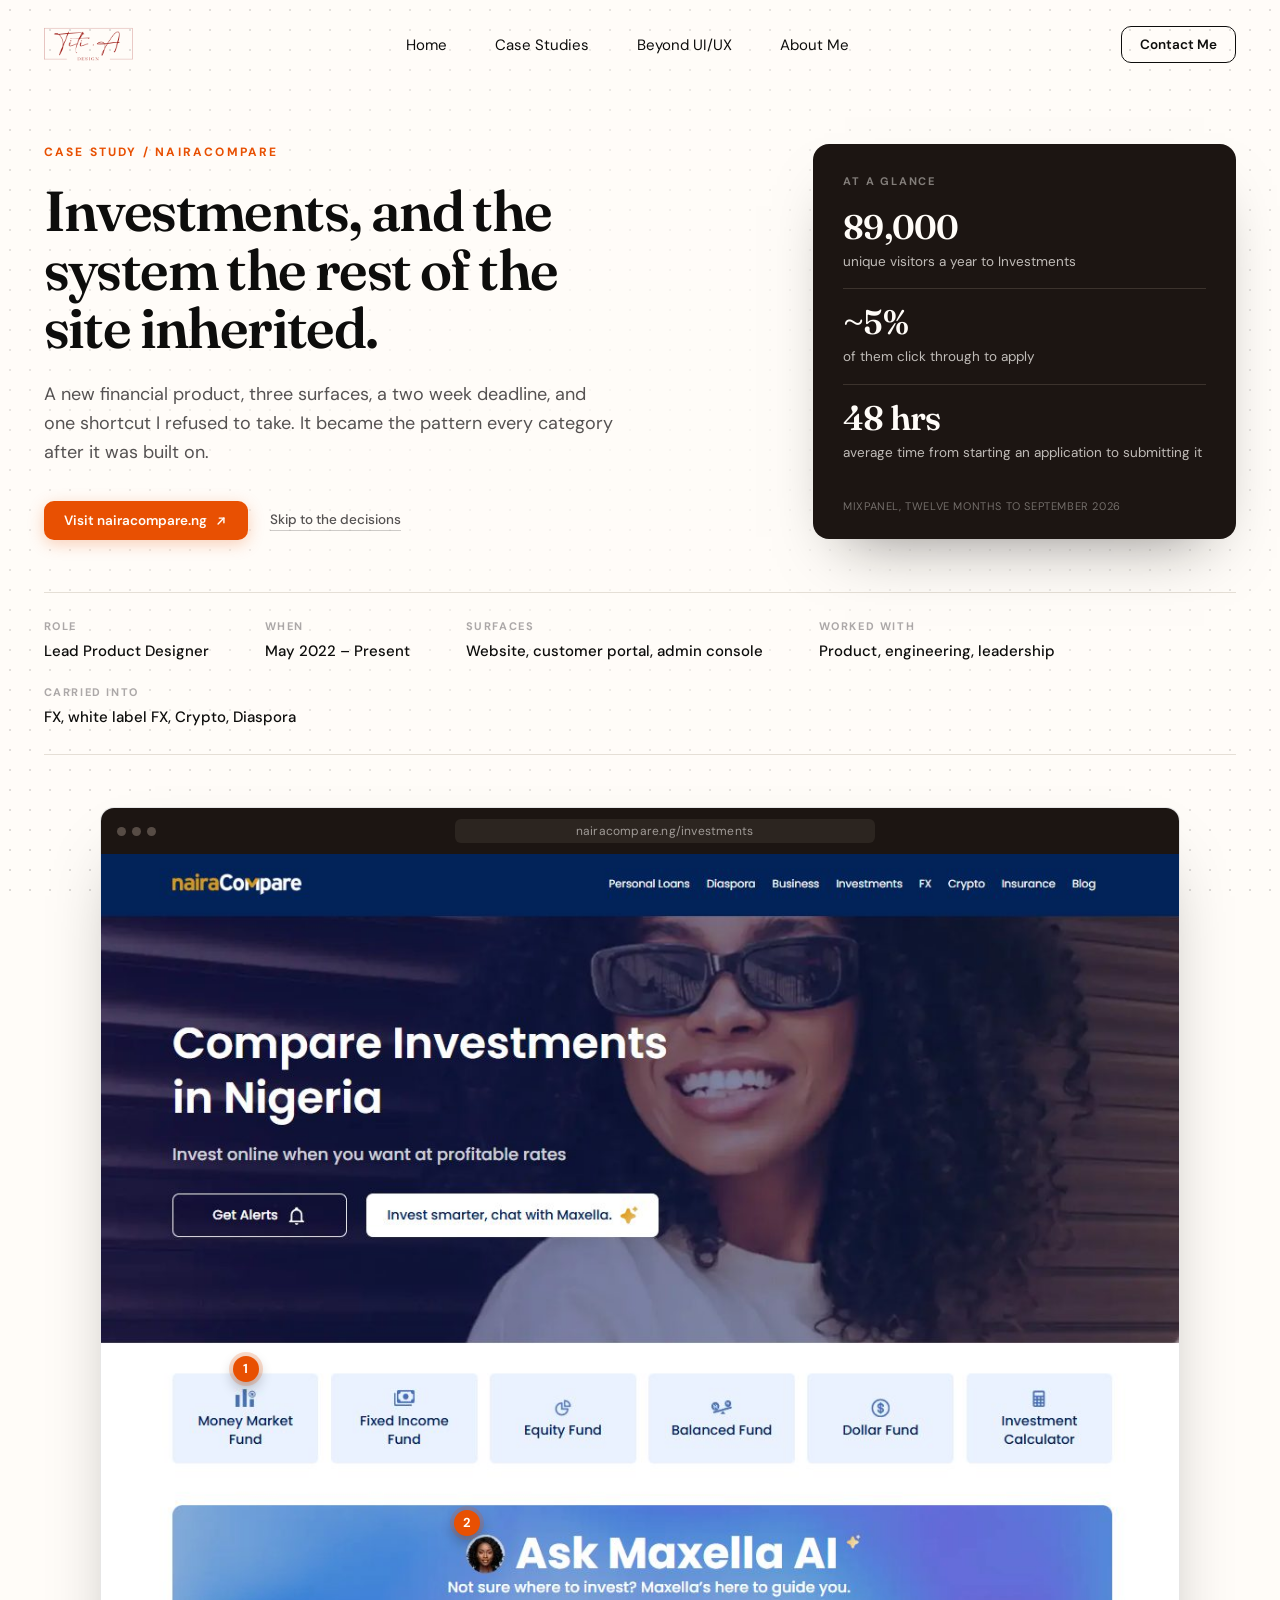
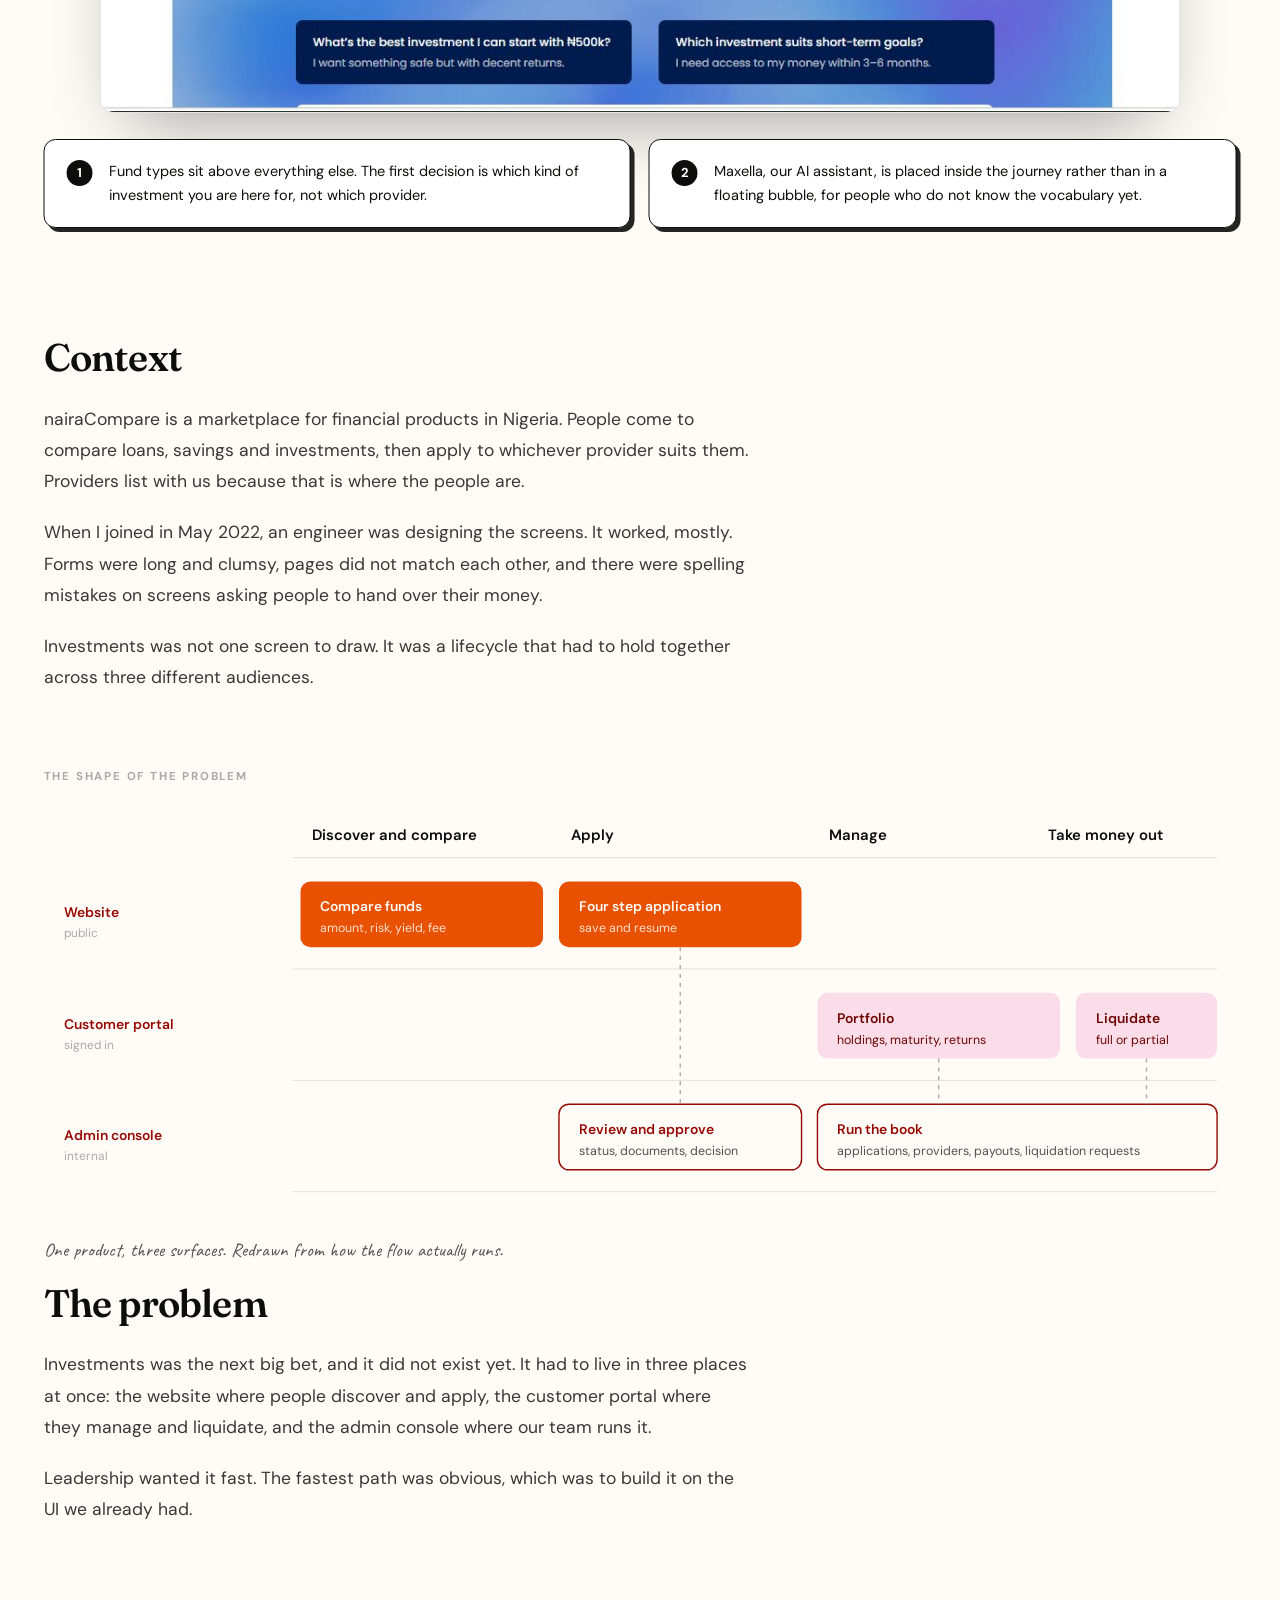
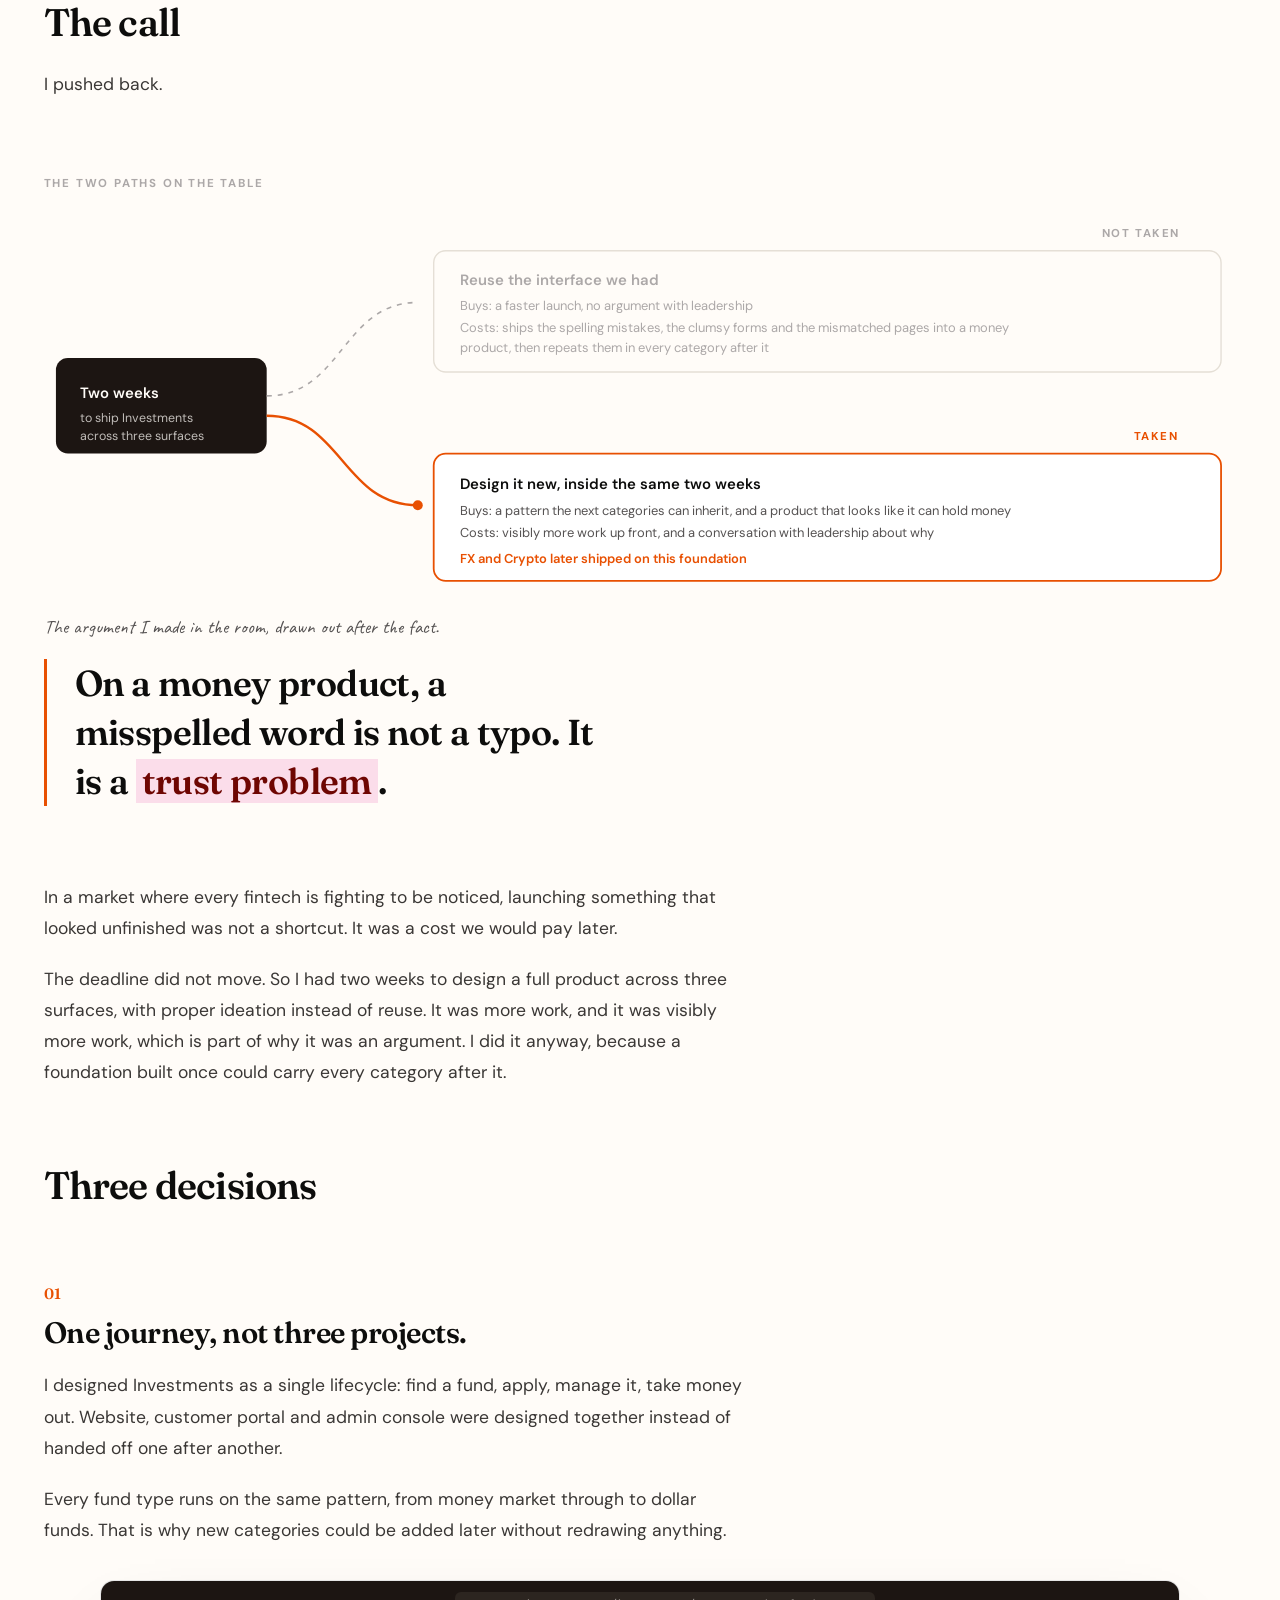
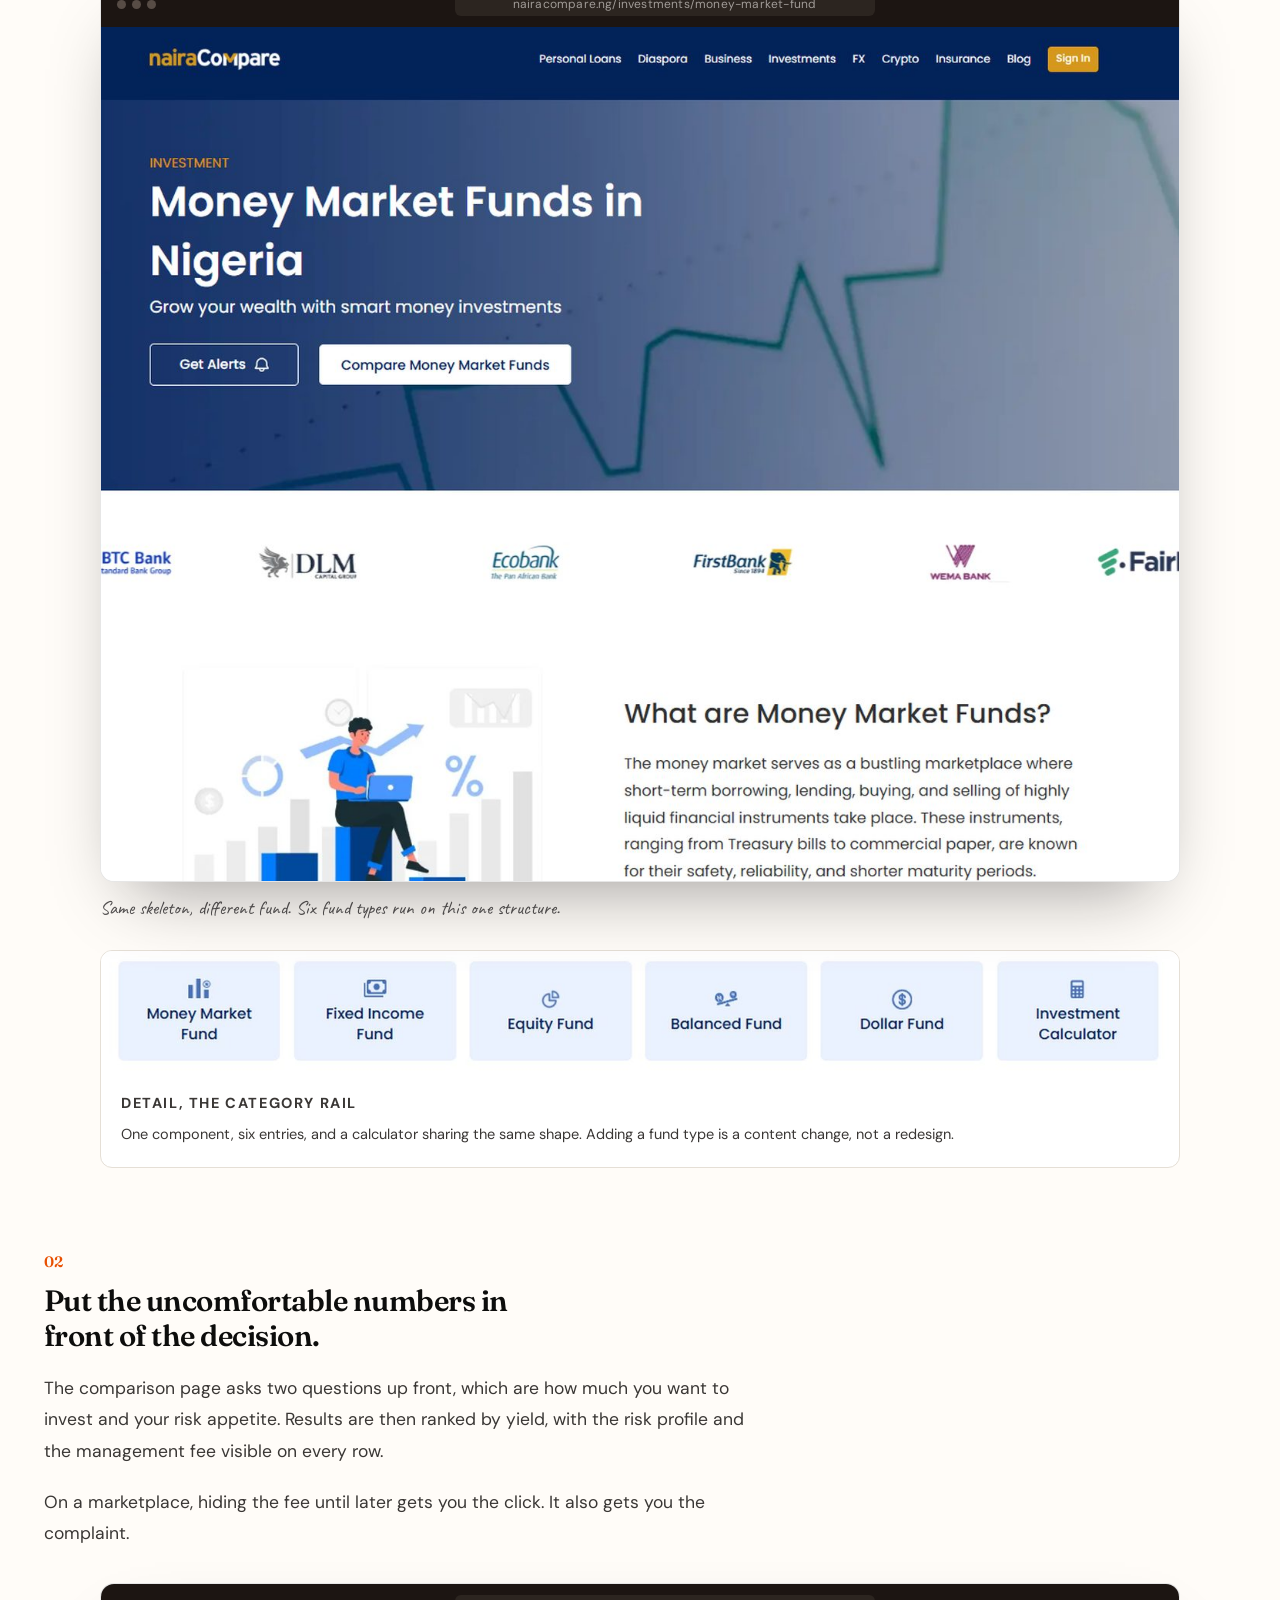
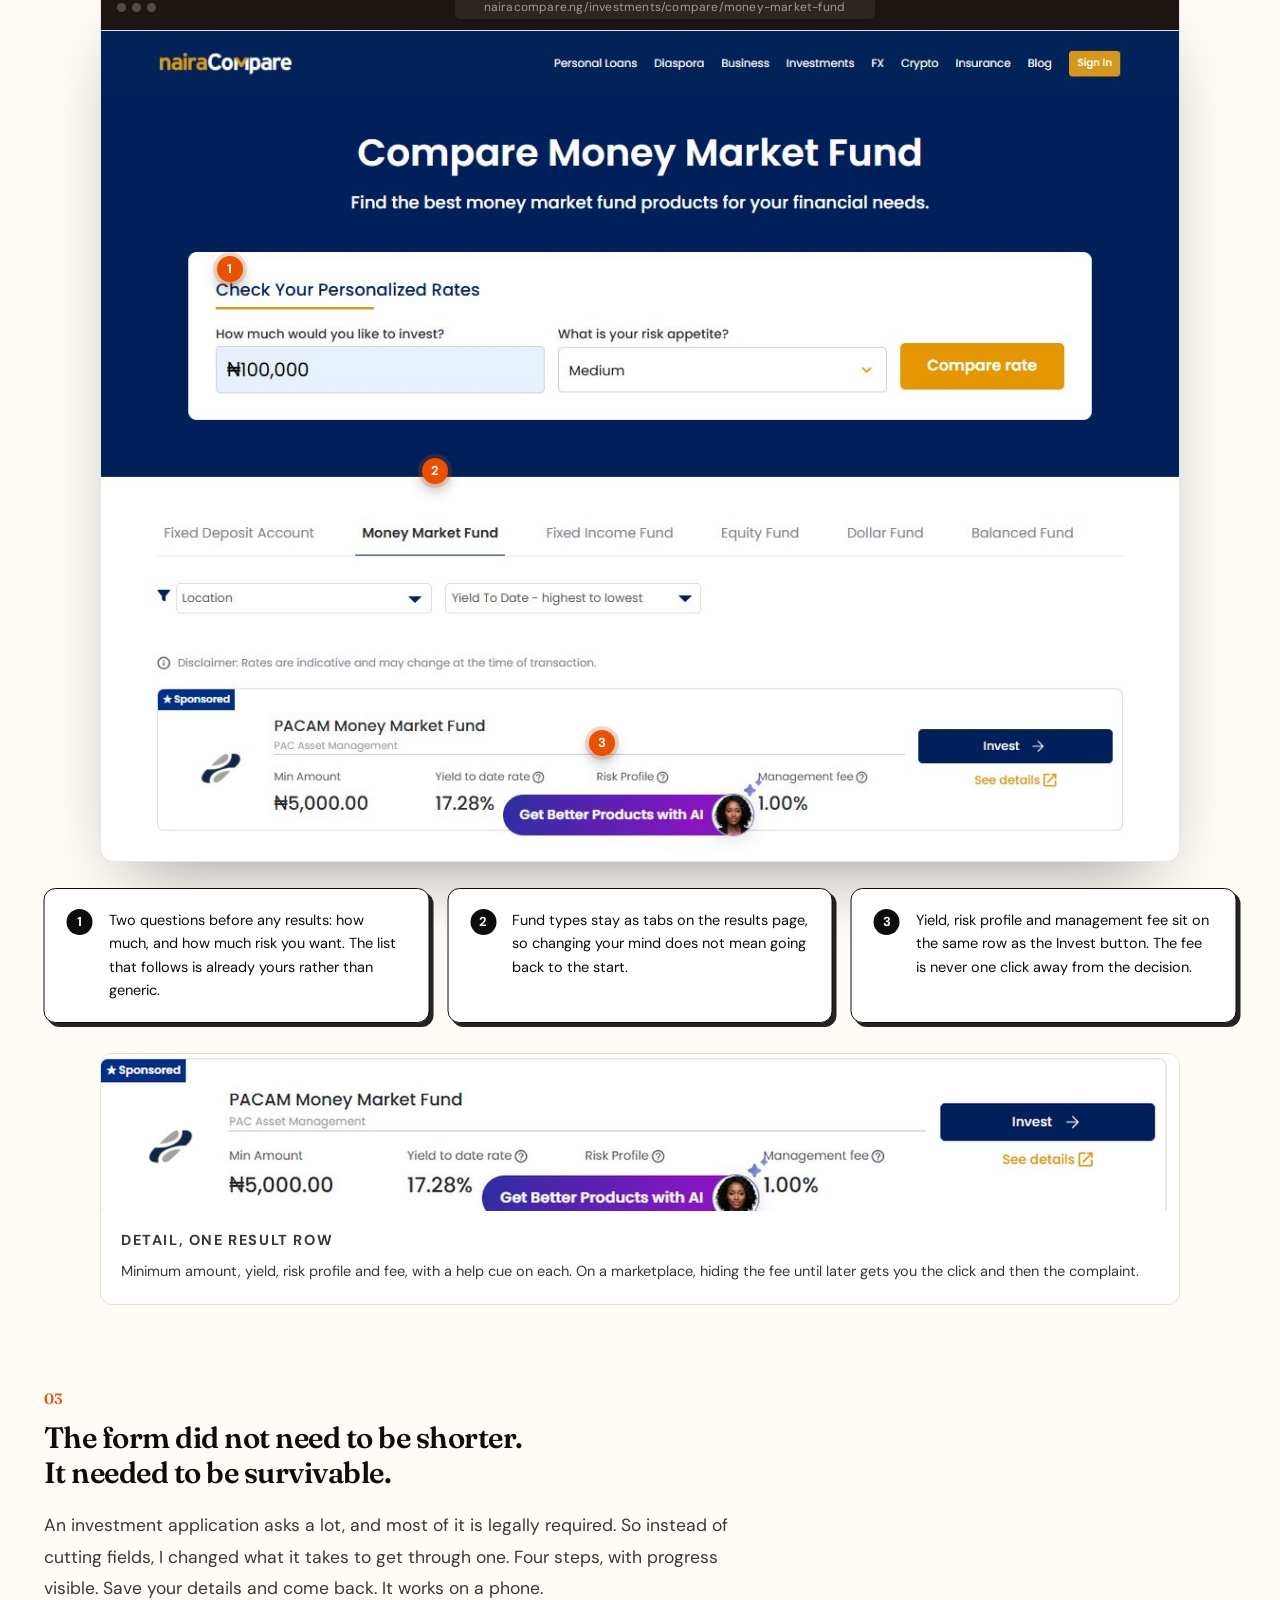
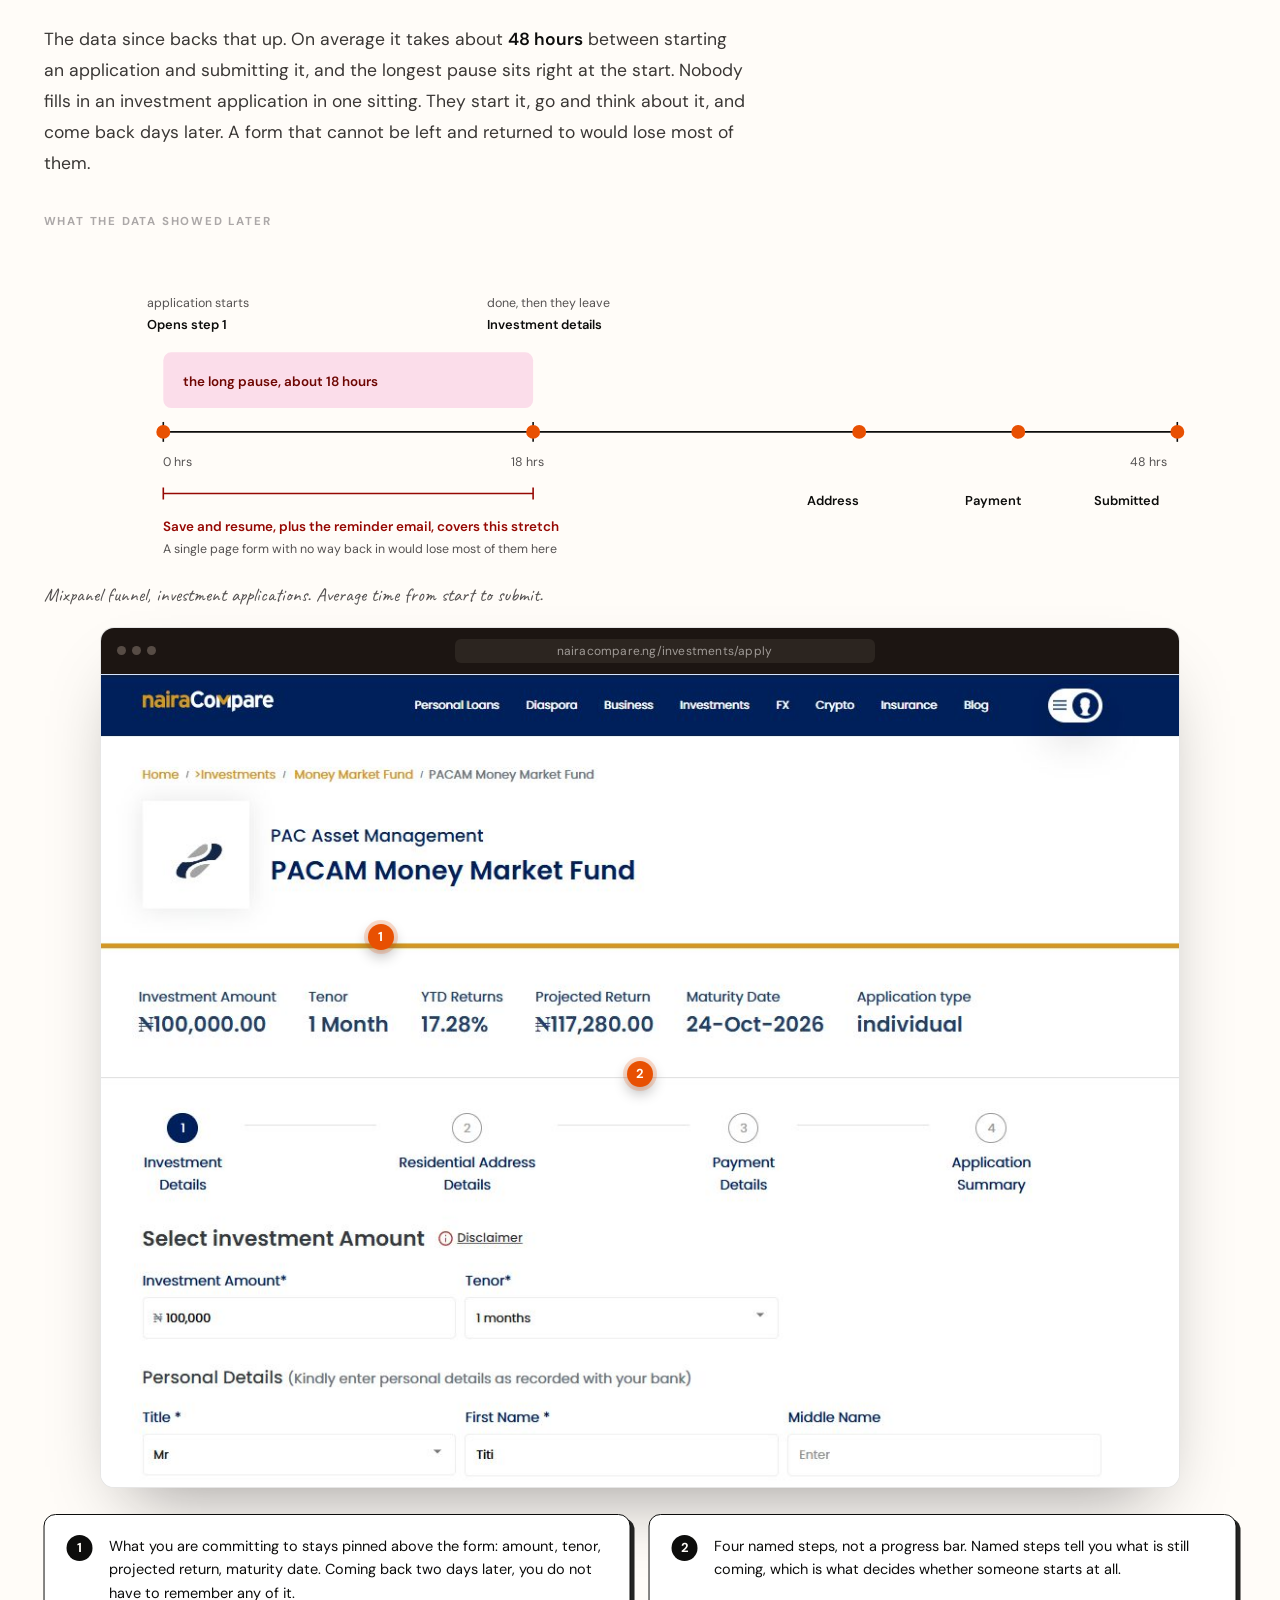
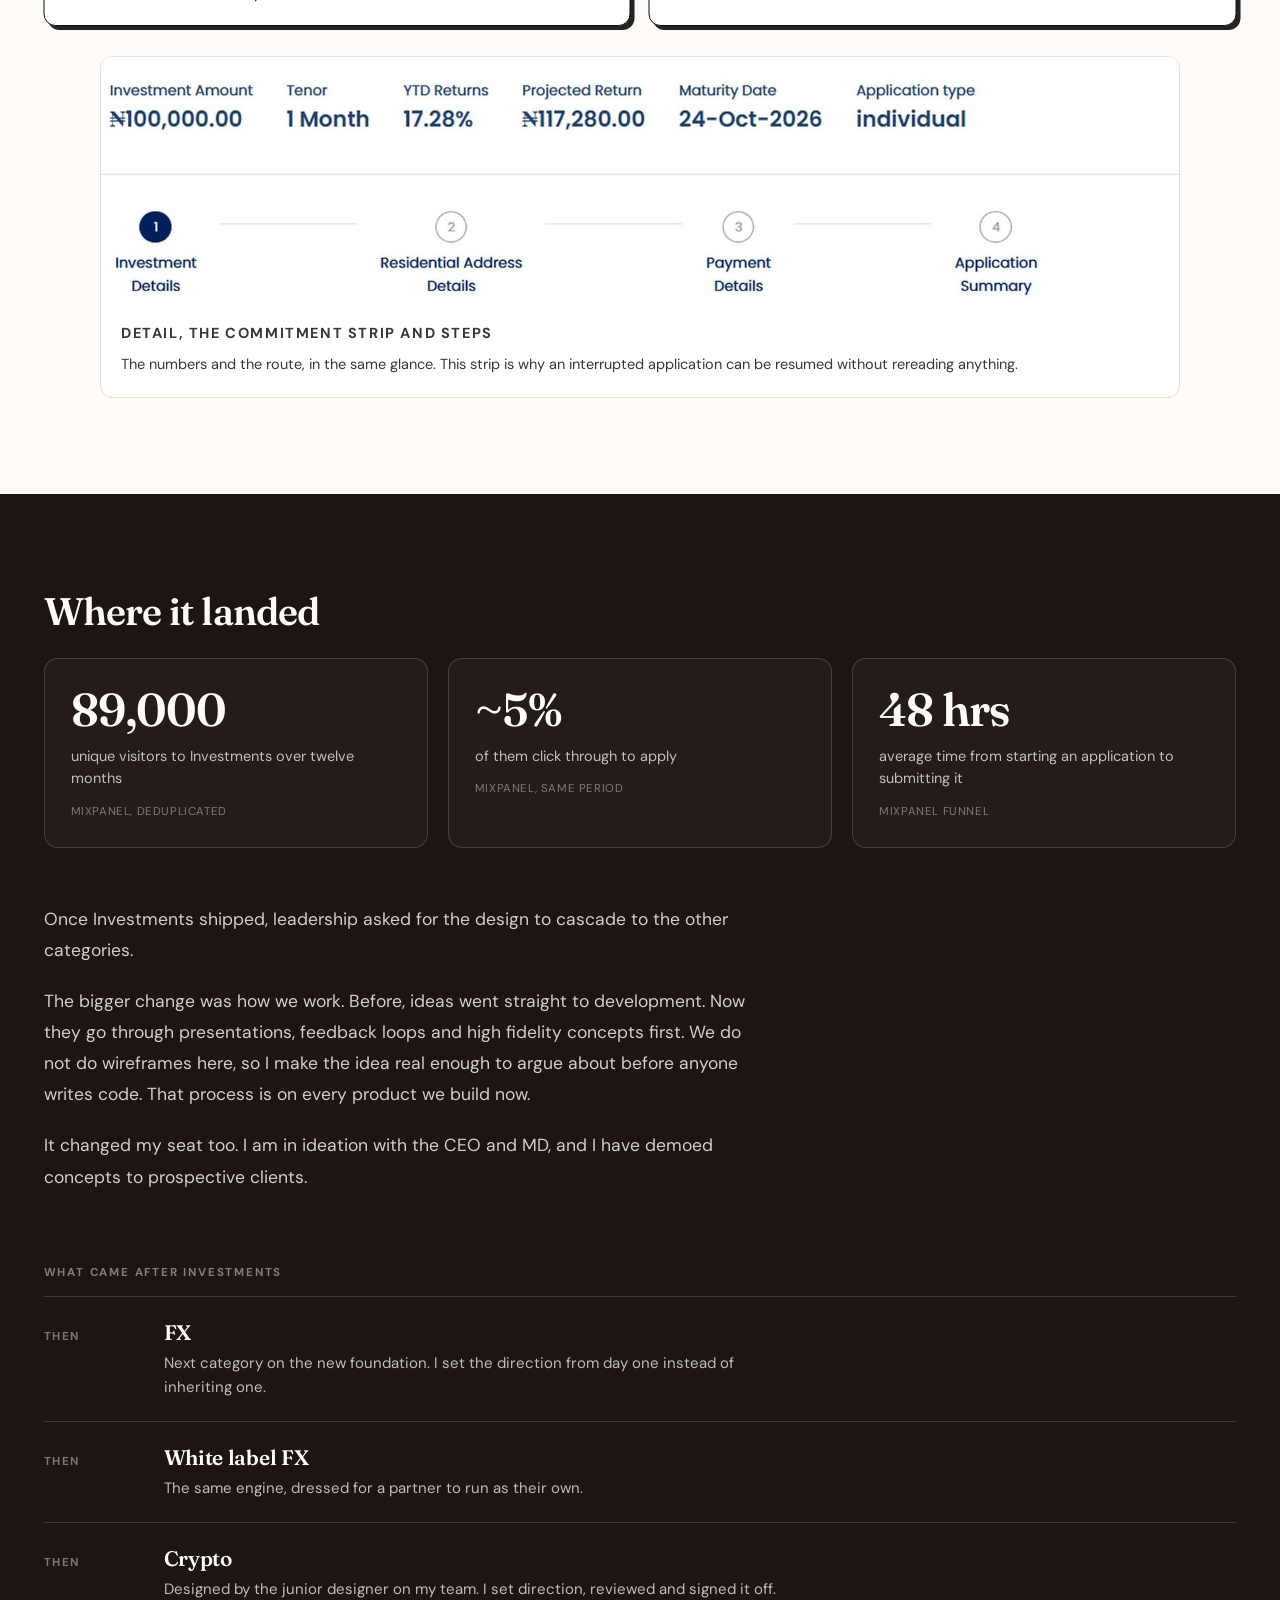
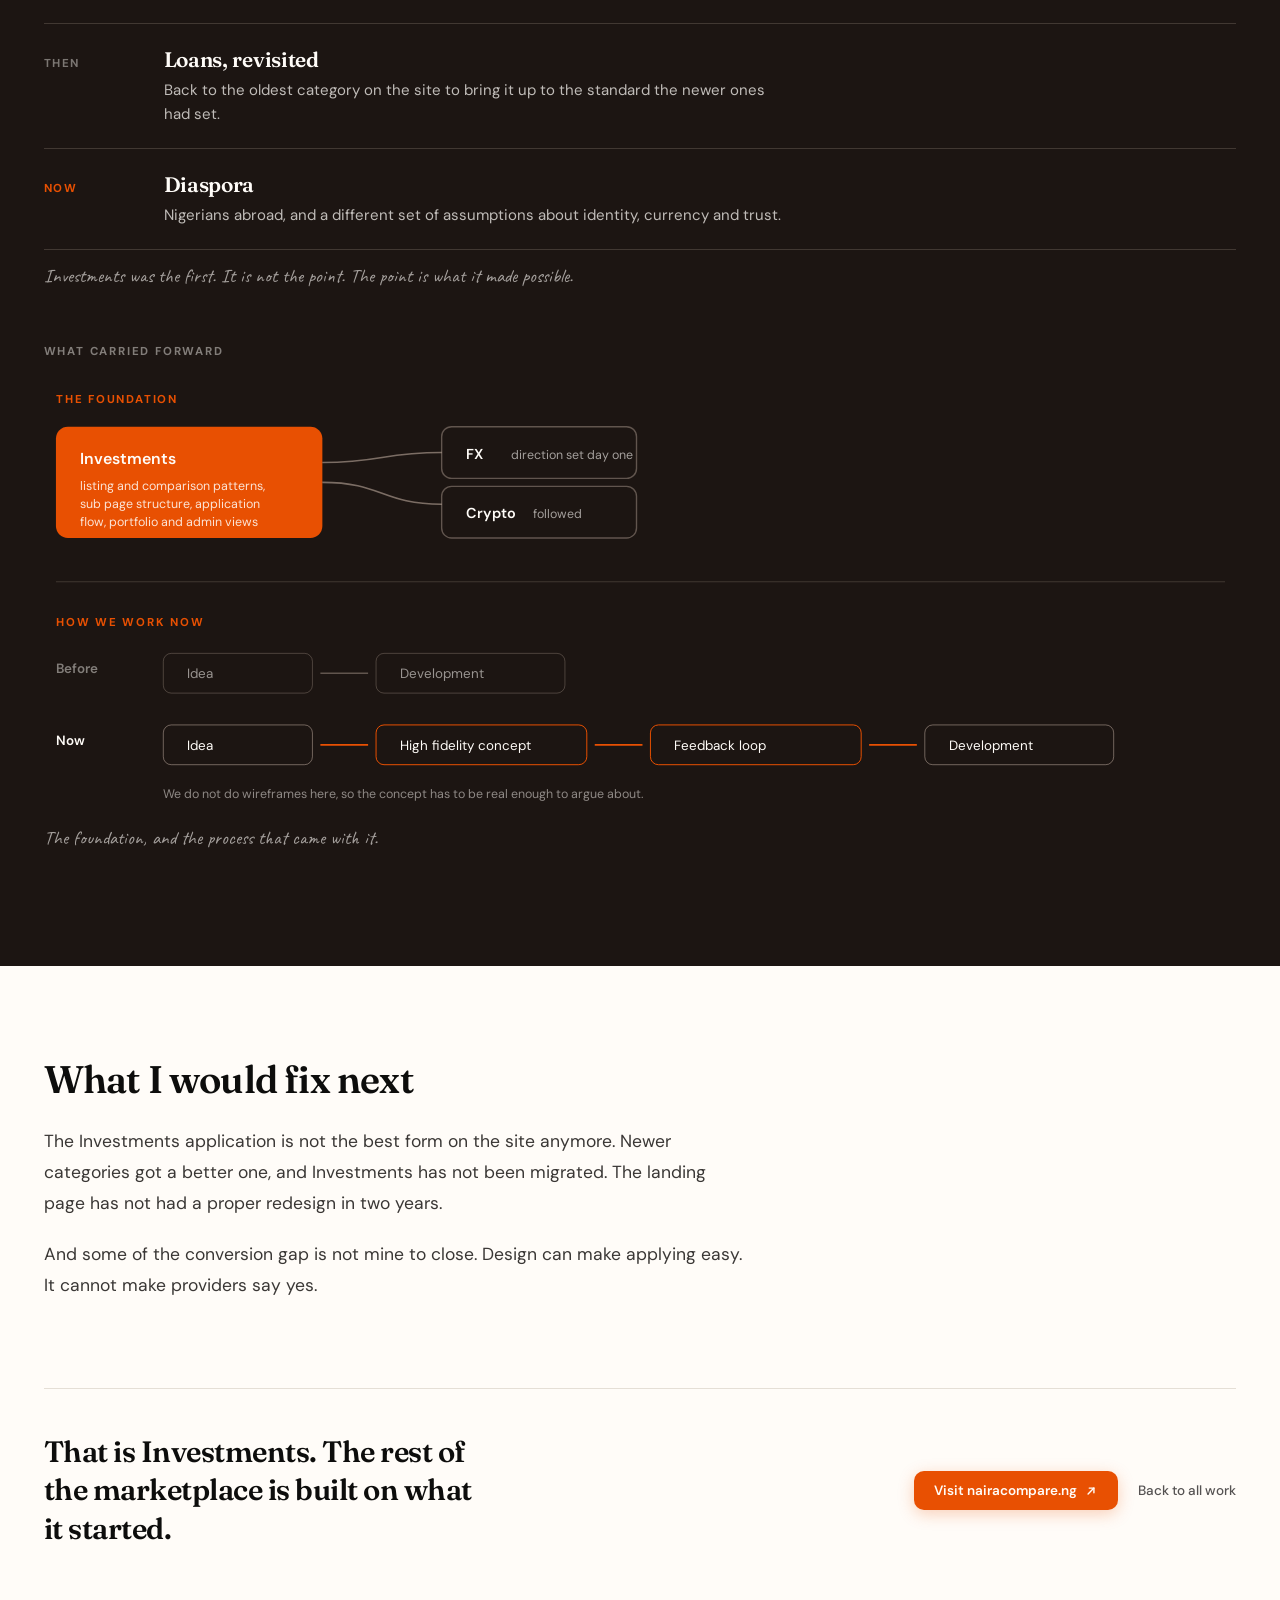
<file: case-studies/nairacompare.html>
<!DOCTYPE html>
<html lang="en">
<head>
<meta charset="UTF-8">
<meta name="viewport" content="width=device-width, initial-scale=1.0">
<title>nairaCompare Investments | Titi Arigbe</title>
<meta name="description" content="How a new investment product, a two week deadline and one refused shortcut became the design system the rest of nairaCompare inherited.">
<meta name="author" content="Titi Arigbe">
<meta name="theme-color" content="#1C1512">
<link rel="canonical" href="https://titiarigbe.com/nairacompare-case-study.html">
<link rel="icon" href="../assets/icons/favicon.ico" sizes="any">
<link rel="icon" type="image/png" sizes="32x32" href="../assets/icons/favicon-32.png">
<link rel="icon" type="image/png" sizes="16x16" href="../assets/icons/favicon-16.png">
<link rel="apple-touch-icon" href="../assets/icons/apple-touch-icon.png">
<meta property="og:type" content="website">
<meta property="og:site_name" content="Titi Arigbe">
<meta property="og:title" content="nairaCompare Investments | Titi Arigbe">
<meta property="og:description" content="How a new investment product, a two week deadline and one refused shortcut became the design system the rest of nairaCompare inherited.">
<meta property="og:url" content="https://titiarigbe.com/nairacompare-case-study.html">
<meta property="og:image" content="https://titiarigbe.com/assets/icons/og-image.jpg">
<meta property="og:image:width" content="1200">
<meta property="og:image:height" content="630">
<meta property="og:image:alt" content="Titi Arigbe, Lead Product Designer">
<meta name="twitter:card" content="summary_large_image">
<meta name="twitter:title" content="nairaCompare Investments | Titi Arigbe">
<meta name="twitter:description" content="How a new investment product, a two week deadline and one refused shortcut became the design system the rest of nairaCompare inherited.">
<meta name="twitter:image" content="https://titiarigbe.com/assets/icons/og-image.jpg">
<script type="application/ld+json">
{"@context":"https://schema.org","@type":"Person","name":"Titi Arigbe",
"jobTitle":"Lead Product Designer","url":"https://titiarigbe.com/","image":"https://titiarigbe.com/assets/icons/og-image.jpg",
"email":"mailto:ebi.titi96@gmail.com",
"knowsAbout":["Product Design","Design Systems","Fintech","AI Products","UX Research"],
"sameAs":["https://linkedin.com/in/titi-arigbe","https://dribbble.com/titi-arigbe"]}
</script>

<link href="https://fonts.googleapis.com/css2?family=DM+Sans:wght@300;400;500;600;700;800;900&family=Caveat:wght@400;500;600;700&family=Fraunces:opsz,wght@9..144,500;9..144,600&display=swap" rel="stylesheet">

  <link rel="stylesheet" href="../css/nairacompare.css">
</head>
<body>

<nav id="nav">
  <a href="../index.html#home" class="nav-logo"><img src="../assets/images/a187b37352bb.png" alt="Titi Arigbe"></a>
  <ul class="nav-links">
    <li><a href="../index.html#home">Home</a></li>
    <li><a href="../index.html#work">Case Studies</a></li>
    <li><a href="../index.html#playground">Beyond UI/UX</a></li>
    <li><a href="../index.html#about">About Me</a></li>
  </ul>
  <a class="nav-contact" href="../index.html#contact">Contact Me</a>
</nav>

<header class="cs-head">
  <div class="cs-head-inner">
    <div class="cs-hero">
      <div class="cs-hero-copy">
        <span class="eyebrow">Case study / nairaCompare</span>
        <h1 class="cs-title">Investments, and the system the rest of the site inherited.</h1>
        <p class="cs-dek">A new financial product, three surfaces, a two week deadline, and one shortcut I refused to take. It became the pattern every category after it was built on.</p>
        <div class="cs-hero-cta">
          <a class="cs-livecta" href="https://nairacompare.ng/investments" target="_blank" rel="noopener">Visit nairacompare.ng<svg viewBox="0 0 24 24" fill="none" stroke="currentColor" stroke-width="2.4" stroke-linecap="round" stroke-linejoin="round" aria-hidden="true"><path d="M7 17 17 7"></path><path d="M9 7h8v8"></path></svg></a>
          <a class="cs-jump" href="#cs-decisions">Skip to the decisions</a>
        </div>
      </div>
      <aside class="cs-glance" aria-label="At a glance">
        <p class="cs-glance-lab">At a glance</p>
        <ul class="cs-glance-list">
          <li><span class="g-num">89,000</span><span class="g-lab">unique visitors a year to Investments</span></li>
          <li><span class="g-num">~5%</span><span class="g-lab">of them click through to apply</span></li>
          <li><span class="g-num">48 hrs</span><span class="g-lab">average time from starting an application to submitting it</span></li>
        </ul>
        <p class="cs-glance-src">Mixpanel, twelve months to September 2026</p>
      </aside>
    </div>
    <dl class="cs-meta">
      <div><dt>Role</dt><dd>Lead Product Designer</dd></div>
      <div><dt>When</dt><dd>May 2022 – Present</dd></div>
      <div><dt>Surfaces</dt><dd>Website, customer portal, admin console</dd></div>
      <div><dt>Worked with</dt><dd>Product, engineering, leadership</dd></div>
      <div><dt>Carried into</dt><dd>FX, white label FX, Crypto, Diaspora</dd></div>
    </dl>
  </div>
</header>

<section class="cs-hero-shot rv">
  <div class="screen">
    <div class="screen-stage">
      <div class="frame">
        <div class="frame-bar"><span class="frame-dots"><i></i><i></i><i></i></span><span class="frame-url">nairacompare.ng/investments</span></div>
        <img src="../assets/images/f7f416411455.jpg" alt="nairaCompare Investments landing page, showing the hero, the fund category chips and the Maxella AI panel.">
      </div>
        <span class="pin" style="left:13.5%; top:62%;" aria-hidden="true">1</span>
        <span class="pin" style="left:34%; top:79%;" aria-hidden="true">2</span>
    </div>
    <ol class="notes">
      <li><span class="n">1</span><p>Fund types sit above everything else. The first decision is which kind of investment you are here for, not which provider.</p></li>
      <li><span class="n">2</span><p>Maxella, our AI assistant, is placed inside the journey rather than in a floating bubble, for people who do not know the vocabulary yet.</p></li>
    </ol>
  </div>
</section>

<div class="cs-body">

  <section class="cs-block rv">
    <h2 class="cs-h">Context</h2>
    <div class="prose">
      <p>nairaCompare is a marketplace for financial products in Nigeria. People come to compare loans, savings and investments, then apply to whichever provider suits them. Providers list with us because that is where the people are.</p>
      <p>When I joined in May 2022, an engineer was designing the screens. It worked, mostly. Forms were long and clumsy, pages did not match each other, and there were spelling mistakes on screens asking people to hand over their money.</p>
      <p>Investments was not one screen to draw. It was a lifecycle that had to hold together across three different audiences.</p>
    </div>
  </section>

  <div class="dia-wrap rv">
  <p class="dia-lab">The shape of the problem</p>
  <svg class="dia" viewBox="0 0 1200 430" role="img" aria-label="Map of the investment lifecycle across three surfaces: the website, the customer portal and the admin console.">
  <g font-family="DM Sans, sans-serif">
    <!-- stage headers -->
    <g font-size="15" font-weight="600" fill="#0D0D0C">
      <text x="270" y="40">Discover and compare</text>
      <text x="530" y="40">Apply</text>
      <text x="790" y="40">Manage</text>
      <text x="1010" y="40">Take money out</text>
    </g>
    <g stroke="#E5DFD6" stroke-width="1">
      <line x1="250" y1="58" x2="1180" y2="58"/>
      <line x1="250" y1="170" x2="1180" y2="170"/>
      <line x1="250" y1="282" x2="1180" y2="282"/>
      <line x1="250" y1="394" x2="1180" y2="394"/>
    </g>
    <!-- lane labels -->
    <g font-size="14" font-weight="600" fill="#960803">
      <text x="20" y="118">Website</text>
      <text x="20" y="230">Customer portal</text>
      <text x="20" y="342">Admin console</text>
    </g>
    <g font-size="12" fill="#ACA8A8">
      <text x="20" y="138">public</text>
      <text x="20" y="250">signed in</text>
      <text x="20" y="362">internal</text>
    </g>
    <!-- website row -->
    <g>
      <rect x="258" y="82" width="244" height="66" rx="10" fill="#E85002"/>
      <text x="278" y="112" font-size="14" font-weight="600" fill="#FFFCF8">Compare funds</text>
      <text x="278" y="133" font-size="12.5" fill="rgba(255,252,248,0.82)">amount, risk, yield, fee</text>
      <rect x="518" y="82" width="244" height="66" rx="10" fill="#E85002"/>
      <text x="538" y="112" font-size="14" font-weight="600" fill="#FFFCF8">Four step application</text>
      <text x="538" y="133" font-size="12.5" fill="rgba(255,252,248,0.82)">save and resume</text>
    </g>
    <!-- customer portal row -->
    <g>
      <rect x="778" y="194" width="244" height="66" rx="10" fill="#FBDDEA"/>
      <text x="798" y="224" font-size="14" font-weight="600" fill="#6E0602">Portfolio</text>
      <text x="798" y="245" font-size="12.5" fill="#6E0602">holdings, maturity, returns</text>
      <rect x="1038" y="194" width="142" height="66" rx="10" fill="#FBDDEA"/>
      <text x="1058" y="224" font-size="14" font-weight="600" fill="#6E0602">Liquidate</text>
      <text x="1058" y="245" font-size="12.5" fill="#6E0602">full or partial</text>
    </g>
    <!-- admin row -->
    <g fill="none" stroke="#960803" stroke-width="1.4">
      <rect x="518" y="306" width="244" height="66" rx="10"/>
      <rect x="778" y="306" width="402" height="66" rx="10"/>
    </g>
    <g font-family="DM Sans, sans-serif">
      <text x="538" y="336" font-size="14" font-weight="600" fill="#960803">Review and approve</text>
      <text x="538" y="357" font-size="12.5" fill="#555252">status, documents, decision</text>
      <text x="798" y="336" font-size="14" font-weight="600" fill="#960803">Run the book</text>
      <text x="798" y="357" font-size="12.5" fill="#555252">applications, providers, payouts, liquidation requests</text>
    </g>
    <!-- connectors -->
    <g stroke="#ACA8A8" stroke-width="1.4" stroke-dasharray="4 5" fill="none">
      <path d="M640 148 L640 306"/>
      <path d="M900 260 L900 306"/>
      <path d="M1109 260 L1109 306"/>
    </g>
  </g>
</svg>
  <p class="shot-cap">One product, three surfaces. Redrawn from how the flow actually runs.</p>
</div>


  <section class="cs-block rv">
    <h2 class="cs-h">The problem</h2>
    <div class="prose">
      <p>Investments was the next big bet, and it did not exist yet. It had to live in three places at once: the website where people discover and apply, the customer portal where they manage and liquidate, and the admin console where our team runs it.</p>
      <p>Leadership wanted it fast. The fastest path was obvious, which was to build it on the UI we already had.</p>
    </div>
  </section>

  <section class="cs-block rv">
    <h2 class="cs-h">The call</h2>
    <div class="prose">
      <p>I pushed back.</p>
    </div>
  </section>

  <div class="dia-wrap rv">
  <p class="dia-lab">The two paths on the table</p>
  <svg class="dia" viewBox="0 0 1200 400" role="img" aria-label="Two paths from the same two week deadline: reuse the existing interface, or design the product new. The second path was taken.">
  <g font-family="DM Sans, sans-serif">
    <rect x="12" y="152" width="212" height="96" rx="12" fill="#1C1512"/>
    <text x="36" y="192" font-size="15" font-weight="600" fill="#FFFCF8">Two weeks</text>
    <text x="36" y="216" font-size="12.5" fill="rgba(255,252,248,0.72)">to ship Investments</text>
    <text x="36" y="234" font-size="12.5" fill="rgba(255,252,248,0.72)">across three surfaces</text>

    <path d="M224 190 C 300 190, 300 96, 376 96" fill="none" stroke="#ACA8A8" stroke-width="1.6" stroke-dasharray="5 6"/>
    <path d="M224 210 C 300 210, 300 300, 376 300" fill="none" stroke="#E85002" stroke-width="2.4"/>
    <circle cx="376" cy="300" r="5" fill="#E85002"/>

    <!-- path A -->
    <g>
      <rect x="392" y="44" width="792" height="122" rx="12" fill="none" stroke="#E5DFD6" stroke-width="1.4"/>
      <text x="418" y="78" font-size="15" font-weight="600" fill="#ACA8A8">Reuse the interface we had</text>
      <text x="418" y="104" font-size="13" fill="#ACA8A8">Buys: a faster launch, no argument with leadership</text>
      <text x="418" y="126" font-size="13" fill="#ACA8A8">Costs: ships the spelling mistakes, the clumsy forms and the mismatched pages into a money</text>
      <text x="418" y="146" font-size="13" fill="#ACA8A8">product, then repeats them in every category after it</text>
      <text x="1064" y="30" font-size="11.5" font-weight="700" letter-spacing="1.6" fill="#ACA8A8">NOT TAKEN</text>
    </g>

    <!-- path B -->
    <g>
      <rect x="392" y="248" width="792" height="128" rx="12" fill="#FFFFFF" stroke="#E85002" stroke-width="1.8"/>
      <text x="418" y="284" font-size="15" font-weight="600" fill="#0D0D0C">Design it new, inside the same two weeks</text>
      <text x="418" y="310" font-size="13" fill="#555252">Buys: a pattern the next categories can inherit, and a product that looks like it can hold money</text>
      <text x="418" y="332" font-size="13" fill="#555252">Costs: visibly more work up front, and a conversation with leadership about why</text>
      <text x="418" y="358" font-size="13" font-weight="600" fill="#E85002">FX and Crypto later shipped on this foundation</text>
      <text x="1096" y="234" font-size="11.5" font-weight="700" letter-spacing="1.6" fill="#E85002">TAKEN</text>
    </g>
  </g>
</svg>
  <p class="shot-cap">The argument I made in the room, drawn out after the fact.</p>
</div>


  <blockquote class="pull rv">
    <p>On a money product, a misspelled word is not a typo. It is a <span class="mark">trust problem</span>.</p>
  </blockquote>

  <section class="cs-block rv">
    <div class="prose">
      <p>In a market where every fintech is fighting to be noticed, launching something that looked unfinished was not a shortcut. It was a cost we would pay later.</p>
      <p>The deadline did not move. So I had two weeks to design a full product across three surfaces, with proper ideation instead of reuse. It was more work, and it was visibly more work, which is part of why it was an argument. I did it anyway, because a foundation built once could carry every category after it.</p>
    </div>
  </section>

  <section class="cs-block rv" id="cs-decisions">
    <h2 class="cs-h">Three decisions</h2>
  </section>

  <article class="dec rv">
    <span class="dec-num">01</span>
    <h3>One journey, not three projects.</h3>
    <div class="prose">
      <p>I designed Investments as a single lifecycle: find a fund, apply, manage it, take money out. Website, customer portal and admin console were designed together instead of handed off one after another.</p>
      <p>Every fund type runs on the same pattern, from money market through to dollar funds. That is why new categories could be added later without redrawing anything.</p>
    </div>
    <div class="screen">
      <div class="screen-stage">
      <div class="frame">
        <div class="frame-bar"><span class="frame-dots"><i></i><i></i><i></i></span><span class="frame-url">nairacompare.ng/investments/money-market-fund</span></div>
        <img src="../assets/images/432c0768b573.jpg" alt="Money Market Funds sub-page using the same hero, provider strip and explainer structure as the parent Investments page.">
      </div>
    </div>
      <p class="shot-cap">Same skeleton, different fund. Six fund types run on this one structure.</p>
    </div>
    <div class="details one">
      <div class="detail">
        <div class="detail-img"><img src="../assets/images/6295673ec9f3.jpg" alt="Close crop of the six fund category cards."></div>
        <div class="detail-body"><p class="detail-lab">Detail, the category rail</p><p>One component, six entries, and a calculator sharing the same shape. Adding a fund type is a content change, not a redesign.</p></div>
      </div>
    </div>
  </article>

  <article class="dec rv">
    <span class="dec-num">02</span>
    <h3>Put the uncomfortable numbers in front of the decision.</h3>
    <div class="prose">
      <p>The comparison page asks two questions up front, which are how much you want to invest and your risk appetite. Results are then ranked by yield, with the risk profile and the management fee visible on every row.</p>
      <p>On a marketplace, hiding the fee until later gets you the click. It also gets you the complaint.</p>
    </div>
    <div class="screen">
      <div class="screen-stage">
      <div class="frame">
        <div class="frame-bar"><span class="frame-dots"><i></i><i></i><i></i></span><span class="frame-url">nairacompare.ng/investments/compare/money-market-fund</span></div>
        <img src="../assets/images/be12b9998ab0.jpg" alt="Money market fund comparison page, with an amount and risk appetite filter at the top and provider rows showing yield, risk profile and management fee.">
      </div>
        <span class="pin" style="left:12%; top:32.5%;" aria-hidden="true">1</span>
        <span class="pin" style="left:31%; top:55.5%;" aria-hidden="true">2</span>
        <span class="pin" style="left:46.5%; top:86.5%;" aria-hidden="true">3</span>
    </div>
      <ol class="notes">
      <li><span class="n">1</span><p>Two questions before any results: how much, and how much risk you want. The list that follows is already yours rather than generic.</p></li>
      <li><span class="n">2</span><p>Fund types stay as tabs on the results page, so changing your mind does not mean going back to the start.</p></li>
      <li><span class="n">3</span><p>Yield, risk profile and management fee sit on the same row as the Invest button. The fee is never one click away from the decision.</p></li>
    </ol>
    </div>
    <div class="details one">
      <div class="detail">
        <div class="detail-img"><img src="../assets/images/dd31648cfb9a.jpg" alt="Close crop of a single comparison row showing minimum amount, yield to date, risk profile and management fee."></div>
        <div class="detail-body"><p class="detail-lab">Detail, one result row</p><p>Minimum amount, yield, risk profile and fee, with a help cue on each. On a marketplace, hiding the fee until later gets you the click and then the complaint.</p></div>
      </div>
    </div>
  </article>

  <article class="dec rv">
    <span class="dec-num">03</span>
    <h3>The form did not need to be shorter. It needed to be survivable.</h3>
    <div class="prose">
      <p>An investment application asks a lot, and most of it is legally required. So instead of cutting fields, I changed what it takes to get through one. Four steps, with progress visible. Save your details and come back. It works on a phone.</p>
      <p>The data since backs that up. On average it takes about <strong>48 hours</strong> between starting an application and submitting it, and the longest pause sits right at the start. Nobody fills in an investment application in one sitting. They start it, go and think about it, and come back days later. A form that cannot be left and returned to would lose most of them.</p>
    </div>
<div class="dia-wrap rv">
  <p class="dia-lab">What the data showed later</p>
  <svg class="dia" viewBox="0 0 1200 330" role="img" aria-label="Timeline of an investment application. On average 48 hours pass between starting and submitting, and the longest pause is about 18 hours at the very first step.">
  <g font-family="DM Sans, sans-serif">
    <rect x="120" y="108" width="372" height="56" rx="8" fill="#FBDDEA"/>
    <text x="140" y="142" font-size="13.5" font-weight="600" fill="#6E0602">the long pause, about 18 hours</text>

    <line x1="120" y1="188" x2="1140" y2="188" stroke="#0D0D0C" stroke-width="1.6"/>
    <g stroke="#0D0D0C" stroke-width="1.6">
      <line x1="120" y1="178" x2="120" y2="198"/>
      <line x1="492" y1="178" x2="492" y2="198"/>
      <line x1="1140" y1="178" x2="1140" y2="198"/>
    </g>
    <g font-size="12.5" fill="#555252">
      <text x="120" y="222">0 hrs</text>
      <text x="470" y="222">18 hrs</text>
      <text x="1092" y="222">48 hrs</text>
    </g>

    <!-- step markers -->
    <g>
      <circle cx="120" cy="188" r="7" fill="#E85002"/>
      <circle cx="492" cy="188" r="7" fill="#E85002"/>
      <circle cx="820" cy="188" r="7" fill="#E85002"/>
      <circle cx="980" cy="188" r="7" fill="#E85002"/>
      <circle cx="1140" cy="188" r="7" fill="#E85002"/>
    </g>
    <g font-size="13" font-weight="600" fill="#0D0D0C">
      <text x="104" y="84">Opens step 1</text>
      <text x="446" y="84">Investment details</text>
      <text x="768" y="262">Address</text>
      <text x="926" y="262">Payment</text>
      <text x="1056" y="262">Submitted</text>
    </g>
    <g font-size="12.5" fill="#555252">
      <text x="104" y="62">application starts</text>
      <text x="446" y="62">done, then they leave</text>
    </g>

    <path d="M120 250 L492 250" stroke="#960803" stroke-width="1.6" fill="none"/>
    <path d="M120 244 L120 256 M492 244 L492 256" stroke="#960803" stroke-width="1.6"/>
    <text x="120" y="288" font-size="13.5" font-weight="600" fill="#960803">Save and resume, plus the reminder email, covers this stretch</text>
    <text x="120" y="310" font-size="12.5" fill="#555252">A single page form with no way back in would lose most of them here</text>
  </g>
</svg>
  <p class="shot-cap">Mixpanel funnel, investment applications. Average time from start to submit.</p>
</div>
    <div class="screen">
      <div class="screen-stage">
      <div class="frame">
        <div class="frame-bar"><span class="frame-dots"><i></i><i></i><i></i></span><span class="frame-url">nairacompare.ng/investments/apply</span></div>
        <img src="../assets/images/59ebe42d299d.jpg" alt="Step one of the investment application, showing the four-step progress indicator and the investment summary pinned above the form.">
      </div>
        <span class="pin" style="left:26%; top:36%;" aria-hidden="true">1</span>
        <span class="pin" style="left:50%; top:52%;" aria-hidden="true">2</span>
    </div>
      <ol class="notes">
      <li><span class="n">1</span><p>What you are committing to stays pinned above the form: amount, tenor, projected return, maturity date. Coming back two days later, you do not have to remember any of it.</p></li>
      <li><span class="n">2</span><p>Four named steps, not a progress bar. Named steps tell you what is still coming, which is what decides whether someone starts at all.</p></li>
    </ol>
    </div>
    <div class="details one">
      <div class="detail">
        <div class="detail-img"><img src="../assets/images/0949654fd46a.jpg" alt="Close crop of the investment summary strip above the four-step progress indicator."></div>
        <div class="detail-body"><p class="detail-lab">Detail, the commitment strip and steps</p><p>The numbers and the route, in the same glance. This strip is why an interrupted application can be resumed without rereading anything.</p></div>
      </div>
    </div>
  </article>

</div>

<section class="cs-dark">
  <div class="cs-dark-inner">
    <h2 class="cs-h rv">Where it landed</h2>
    <div class="stats rv">
      <div class="stat">
        <div class="stat-num">89,000</div>
        <div class="stat-lab">unique visitors to Investments over twelve months</div>
        <div class="stat-src">Mixpanel, deduplicated</div>
      </div>
      <div class="stat">
        <div class="stat-num">~5%</div>
        <div class="stat-lab">of them click through to apply</div>
        <div class="stat-src">Mixpanel, same period</div>
      </div>
      <div class="stat">
        <div class="stat-num">48 hrs</div>
        <div class="stat-lab">average time from starting an application to submitting it</div>
        <div class="stat-src">Mixpanel funnel</div>
      </div>
    </div>
    <div class="prose rv">
      <p>Once Investments shipped, leadership asked for the design to cascade to the other categories.</p>
      <p>The bigger change was how we work. Before, ideas went straight to development. Now they go through presentations, feedback loops and high fidelity concepts first. We do not do wireframes here, so I make the idea real enough to argue about before anyone writes code. That process is on every product we build now.</p>
      <p>It changed my seat too. I am in ideation with the CEO and MD, and I have demoed concepts to prospective clients.</p>
    </div>


    <div class="after rv">
      <p class="dia-lab">What came after Investments</p>
      <ol class="after-list">
        <li><span class="after-yr">Then</span><div><h4>FX</h4><p>Next category on the new foundation. I set the direction from day one instead of inheriting one.</p></div></li>
        <li><span class="after-yr">Then</span><div><h4>White label FX</h4><p>The same engine, dressed for a partner to run as their own.</p></div></li>
        <li><span class="after-yr">Then</span><div><h4>Crypto</h4><p>Designed by the junior designer on my team. I set direction, reviewed and signed it off.</p></div></li>
        <li><span class="after-yr">Then</span><div><h4>Loans, revisited</h4><p>Back to the oldest category on the site to bring it up to the standard the newer ones had set.</p></div></li>
        <li><span class="after-yr">Now</span><div><h4>Diaspora</h4><p>Nigerians abroad, and a different set of assumptions about identity, currency and trust.</p></div></li>
      </ol>
      <p class="shot-cap">Investments was the first. It is not the point. The point is what it made possible.</p>
    </div>

    <div class="dia-wrap rv">
  <p class="dia-lab">What carried forward</p>
  <svg class="dia dia-dark" viewBox="0 0 1200 444" role="img" aria-label="Investments became the foundation that FX and Crypto inherited, and the way the team works changed from idea straight to development to idea, concept, feedback and then development.">
  <g font-family="DM Sans, sans-serif">
    <text x="12" y="28" font-size="11.5" font-weight="700" letter-spacing="1.8" fill="#E85002">THE FOUNDATION</text>
    <rect x="12" y="52" width="268" height="112" rx="12" fill="#E85002"/>
    <text x="36" y="90" font-size="16" font-weight="600" fill="#FFFCF8">Investments</text>
    <text x="36" y="116" font-size="12.5" fill="rgba(255,252,248,0.86)">listing and comparison patterns,</text>
    <text x="36" y="134" font-size="12.5" fill="rgba(255,252,248,0.86)">sub page structure, application</text>
    <text x="36" y="152" font-size="12.5" fill="rgba(255,252,248,0.86)">flow, portfolio and admin views</text>

    <g fill="none" stroke="rgba(255,232,214,0.42)" stroke-width="1.6">
      <path d="M280 88 C 340 88, 340 78, 400 78"/>
      <path d="M280 108 C 340 108, 340 130, 400 130"/>
    </g>
    <g>
      <rect x="400" y="52" width="196" height="52" rx="10" fill="none" stroke="rgba(255,232,214,0.3)" stroke-width="1.4"/>
      <text x="424" y="84" font-size="14.5" font-weight="600" fill="#FFFCF8">FX</text>
      <text x="470" y="84" font-size="12.5" fill="rgba(255,252,248,0.6)">direction set day one</text>
      <rect x="400" y="112" width="196" height="52" rx="10" fill="none" stroke="rgba(255,232,214,0.3)" stroke-width="1.4"/>
      <text x="424" y="144" font-size="14.5" font-weight="600" fill="#FFFCF8">Crypto</text>
      <text x="492" y="144" font-size="12.5" fill="rgba(255,252,248,0.6)">followed</text>
    </g>

    <line x1="12" y1="208" x2="1188" y2="208" stroke="rgba(255,232,214,0.16)" stroke-width="1"/>
    <text x="12" y="252" font-size="11.5" font-weight="700" letter-spacing="1.8" fill="#E85002">HOW WE WORK NOW</text>

    <g font-size="13.5">
      <text x="12" y="300" font-weight="600" fill="rgba(255,252,248,0.45)">Before</text>
      <rect x="120" y="280" width="150" height="40" rx="8" fill="none" stroke="rgba(255,232,214,0.22)"/>
      <text x="144" y="305" fill="rgba(255,252,248,0.55)">Idea</text>
      <path d="M278 300 L326 300" stroke="rgba(255,232,214,0.3)" stroke-width="1.6"/>
      <rect x="334" y="280" width="190" height="40" rx="8" fill="none" stroke="rgba(255,232,214,0.22)"/>
      <text x="358" y="305" fill="rgba(255,252,248,0.55)">Development</text>

      <text x="12" y="372" font-weight="600" fill="#FFFCF8">Now</text>
      <text x="120" y="426" font-size="12.5" fill="rgba(255,252,248,0.5)">We do not do wireframes here, so the concept has to be real enough to argue about.</text>
      <rect x="120" y="352" width="150" height="40" rx="8" fill="none" stroke="rgba(255,232,214,0.38)"/>
      <text x="144" y="377" fill="#FFFCF8">Idea</text>
      <path d="M278 372 L326 372" stroke="#E85002" stroke-width="1.8"/>
      <rect x="334" y="352" width="212" height="40" rx="8" fill="none" stroke="#E85002"/>
      <text x="358" y="377" fill="#FFFCF8">High fidelity concept</text>
      <path d="M554 372 L602 372" stroke="#E85002" stroke-width="1.8"/>
      <rect x="610" y="352" width="212" height="40" rx="8" fill="none" stroke="#E85002"/>
      <text x="634" y="377" fill="#FFFCF8">Feedback loop</text>
      <path d="M830 372 L878 372" stroke="#E85002" stroke-width="1.8"/>
      <rect x="886" y="352" width="190" height="40" rx="8" fill="none" stroke="rgba(255,232,214,0.38)"/>
      <text x="910" y="377" fill="#FFFCF8">Development</text>
    </g>
    
  </g>
</svg>
  <p class="shot-cap">The foundation, and the process that came with it.</p>
</div>

  </div>
</section>

<section class="cs-close">
  <div class="cs-block rv">
    <h2 class="cs-h">What I would fix next</h2>
    <div class="prose">
      <p>The Investments application is not the best form on the site anymore. Newer categories got a better one, and Investments has not been migrated. The landing page has not had a proper redesign in two years.</p>
      <p>And some of the conversion gap is not mine to close. Design can make applying easy. It cannot make providers say yes.</p>
    </div>
  </div>
</section>

<section class="cs-end">
  <div class="cs-end-inner">
    <p class="cs-end-line">That is Investments. The rest of the marketplace is built on what it started.</p>
    <div class="cs-end-actions">
      <a class="cs-livecta" href="https://nairacompare.ng/investments" target="_blank" rel="noopener">Visit nairacompare.ng<svg viewBox="0 0 24 24" fill="none" stroke="currentColor" stroke-width="2.4" stroke-linecap="round" stroke-linejoin="round" aria-hidden="true"><path d="M7 17 17 7"></path><path d="M9 7h8v8"></path></svg></a>
      <a class="cs-endback" href="../index.html#work">Back to all work</a>
    </div>
  </div>
</section>



  <script src="../js/nairacompare.js"></script>
</body>
</html>
</file>
<file: css/nairacompare.css>
*, *::before, *::after { margin:0; padding:0; box-sizing:border-box; }

:root {
  --pad-x:    clamp(24px, 3.4vw, 64px);
  --beige:    #FFFCF8;
  --beige2:   #F2EDE6;
  --red:      #960803;
  --wine-dk:  #6E0602;
  --orange:   #E85002;
  --orange-d: #C63F01;
  --black:    #0D0D0C;
  --g400:     #555252;
  --g200:     #ACA8A8;
  --pink:     #FBDDEA;
  --dark:     #1C1512;
  --white:    #FFFFFF;
  --measure:  1318px;
}

html { scroll-behavior:smooth; }
body { background:var(--beige); color:var(--black); font-family:"DM Sans", sans-serif; overflow-x:hidden; position:relative; }

body::before {
  content:''; position:fixed; inset:0; z-index:0; pointer-events:none;
  background-image: radial-gradient(circle, rgba(13,13,12,0.16) 1.3px, transparent 1.4px);
  background-size:20px 20px;
  -webkit-mask-image: radial-gradient(120% 100% at 50% 45%, rgba(0,0,0,0.18) 12%, rgba(0,0,0,0.75) 52%, #000 88%);
  mask-image: radial-gradient(120% 100% at 50% 45%, rgba(0,0,0,0.18) 12%, rgba(0,0,0,0.75) 52%, #000 88%);
}
nav, section, footer, header { position:relative; z-index:1; }

/* NAV */
nav {
  display:grid; grid-template-columns:auto 1fr; align-items:center;
  padding:18px var(--pad-x); gap:24px;
}
.nav-logo img { height:52px; width:auto; display:block; }
.nav-right { justify-self:end; }
.back-link {
  display:inline-flex; align-items:center; gap:8px;
  font-size:14px; font-weight:500; color:var(--g400); text-decoration:none;
  transition:color 0.2s;
}
.back-link:hover { color:var(--orange); }
.back-link svg { width:14px; height:14px; }

/* HEADER */
.cs-head { padding:56px var(--pad-x) 0; }
.cs-head-inner { max-width:var(--measure); margin:0 auto; }
.eyebrow {
  font-size:12px; font-weight:700; letter-spacing:2.2px; text-transform:uppercase;
  color:var(--orange); margin-bottom:22px; display:block;
}
.cs-title {
  font-family:"Fraunces", serif; font-weight:600;
  font-size:clamp(38px, 5.2vw, 72px); line-height:1.04; letter-spacing:-1.6px;
  max-width:19ch; margin-bottom:26px;
}
.cs-dek {
  font-size:19px; line-height:1.62; color:var(--g400); max-width:56ch; margin-bottom:44px;
}
.cs-meta {
  display:flex; flex-wrap:wrap; gap:0 56px; row-gap:22px;
  padding:26px 0; border-top:1px solid #E5DFD6; border-bottom:1px solid #E5DFD6;
}
.cs-meta div { min-width:120px; }
.cs-meta dt {
  font-size:11px; font-weight:700; letter-spacing:1.6px; text-transform:uppercase;
  color:var(--g200); margin-bottom:7px;
}
.cs-meta dd { font-size:15px; font-weight:500; color:var(--black); line-height:1.5; }

/* HERO SHOT */
.cs-hero-shot { padding:52px var(--pad-x) 0; }
.shot {
  max-width:var(--measure); margin:0 auto;
  border-radius:14px; overflow:hidden;
  border:1px solid rgba(13,13,12,0.1);
  box-shadow:0 30px 60px -28px rgba(13,13,12,0.38);
  background:var(--white);
}
.shot img { width:100%; display:block; }
.shot-cap {
  max-width:var(--measure); margin:14px auto 0;
  font-family:"Caveat", cursive; font-size:19px; color:var(--g400);
}

/* BODY SECTIONS */
.cs-body { padding:88px var(--pad-x) 0; }
.cs-block { max-width:var(--measure); margin:0 auto 76px; }
.cs-block:last-child { margin-bottom:0; }
.prose { max-width:64ch; }
h2.cs-h {
  font-family:"Fraunces", serif; font-weight:600;
  font-size:clamp(28px, 3vw, 40px); letter-spacing:-0.8px; line-height:1.14;
  margin-bottom:24px;
}
.prose p { font-size:17.5px; line-height:1.78; color:#3A3735; margin-bottom:20px; }
.prose p:last-child { margin-bottom:0; }
.prose strong { font-weight:600; color:var(--black); }

/* PULL QUOTE */
.pull {
  max-width:var(--measure); margin:0 auto 76px;
  padding:0 0 0 28px; border-left:3px solid var(--orange);
}
.pull p {
  font-family:"Fraunces", serif; font-weight:600;
  font-size:clamp(24px, 2.9vw, 36px); line-height:1.36; letter-spacing:-0.6px;
  max-width:22ch; color:var(--black);
}
.pull .mark { background:var(--pink); color:var(--wine-dk); padding:0 6px; }

/* DECISIONS */
.dec { max-width:var(--measure); margin:0 auto 84px; }
.dec-num {
  font-family:"Fraunces", serif; font-weight:600; font-size:15px;
  color:var(--orange); letter-spacing:0.4px; margin-bottom:12px; display:block;
}
.dec h3 {
  font-family:"Fraunces", serif; font-weight:600;
  font-size:clamp(23px, 2.3vw, 31px); line-height:1.2; letter-spacing:-0.5px;
  max-width:24ch; margin-bottom:20px;
}
.dec .prose { margin-bottom:34px; }

/* STATS / DARK */
.cs-dark {
  background:var(--dark); color:#FFFCF8;
  padding:96px var(--pad-x); margin-top:96px;
}
.cs-dark-inner { max-width:var(--measure); margin:0 auto; }
.cs-dark h2.cs-h { color:#FFFCF8; }
.cs-dark .prose p { color:rgba(255,252,248,0.8); }
.stats {
  display:grid; grid-template-columns:repeat(3, 1fr); gap:20px; margin:0 0 56px;
}
.stat {
  border:1px solid rgba(255,232,214,0.18); border-radius:14px;
  padding:28px 26px; background:rgba(255,232,214,0.03);
}
.stat-num {
  font-family:"Fraunces", serif; font-weight:600;
  font-size:clamp(32px, 3.6vw, 46px); line-height:1; letter-spacing:-1px;
  color:#FFFCF8; margin-bottom:12px;
}
.stat-lab { font-size:14.5px; line-height:1.55; color:rgba(255,252,248,0.72); }
.stat-src {
  font-size:11.5px; letter-spacing:0.6px; text-transform:uppercase;
  color:rgba(255,252,248,0.42); margin-top:14px;
}

/* CLOSING */
.cs-close { padding:92px var(--pad-x) 0; }

/* FOOTER */
.cs-foot {
  margin-top:96px; background:var(--dark); color:#FFFCF8;
  padding:84px var(--pad-x);
}
.cs-foot-inner {
  max-width:var(--measure); margin:0 auto;
  display:flex; align-items:center; justify-content:space-between; gap:40px; flex-wrap:wrap;
}
.cs-foot p {
  font-family:"Fraunces", serif; font-weight:600;
  font-size:clamp(24px, 2.6vw, 34px); line-height:1.3; letter-spacing:-0.6px; max-width:18ch;
}
.foot-actions { display:flex; align-items:center; gap:22px; flex-wrap:wrap; }
.cta {
  text-decoration:none; cursor:pointer;
  display:inline-flex; align-items:center; gap:7px;
  background:#FFFCF8; color:var(--orange);
  font-weight:600; font-size:13.5px;
  padding:10px 20px; border-radius:10px;
  box-shadow:0 4px 16px rgba(0,0,0,0.35);
  transition:background 0.2s, color 0.2s, transform 0.15s, box-shadow 0.2s;
}
.cta:hover { background:#FFFFFF; color:var(--orange-d); transform:translateY(-2px); box-shadow:0 8px 24px rgba(0,0,0,0.45); }
.cta svg { width:14px; height:14px; }
.quiet {
  display:inline-flex; align-items:center; gap:6px;
  font-size:13.5px; font-weight:500; color:rgba(255,252,248,0.72);
  text-decoration:none; border-bottom:1px solid transparent;
  transition:color 0.3s, border-color 0.3s;
}
.quiet:hover { color:#FFFCF8; border-color:rgba(255,252,248,0.4); }



/* SCREEN PRESENTATION */
.frame {
  border-radius:14px; overflow:hidden; background:#FFFFFF;
  border:1px solid rgba(13,13,12,0.1);
  box-shadow:0 34px 70px -30px rgba(13,13,12,0.42);
}
.frame-bar {
  display:flex; align-items:center; gap:10px;
  background:#1C1512; padding:11px 16px;
}
.frame-dots { display:flex; gap:6px; }
.frame-dots i { width:9px; height:9px; border-radius:50%; background:rgba(255,232,214,0.26); display:block; }
.frame-url {
  flex:1; text-align:center;
  font-size:12px; color:rgba(255,252,248,0.55); letter-spacing:0.2px;
  background:rgba(255,232,214,0.07); border-radius:6px; padding:4px 12px;
  max-width:420px; margin:0 auto;
  white-space:nowrap; overflow:hidden; text-overflow:ellipsis;
}
.frame img { width:100%; display:block; }

.screen { max-width:1080px; margin:0 auto 20px; }
.screen-stage { position:relative; }
.screen .notes { width:var(--measure); max-width:calc(100vw - (2 * var(--pad-x))); margin-left:50%; transform:translateX(-50%); }
.pin {
  position:absolute; z-index:3;
  width:26px; height:26px; border-radius:50%;
  background:var(--orange); color:#FFFCF8;
  font-size:13px; font-weight:700; line-height:26px; text-align:center;
  box-shadow:0 0 0 4px rgba(232,80,2,0.2), 0 6px 14px rgba(13,13,12,0.3);
  transform:translate(-50%,-50%);
}
.cs-dark .pin { box-shadow:0 0 0 4px rgba(232,80,2,0.26), 0 6px 14px rgba(0,0,0,0.5); }
.notes {
  display:grid; grid-template-columns:repeat(auto-fit, minmax(260px, 1fr));
  gap:18px; margin-top:26px; list-style:none;
  max-width:var(--measure);
}
.notes li {
  display:grid; grid-template-columns:28px 1fr; gap:14px; align-items:start;
  background:var(--white); border:1.6px solid var(--black); border-radius:12px;
  padding:20px 22px;
  box-shadow:4px 4px 0 rgba(13,13,12,0.9);
}
.notes .n {
  width:26px; height:26px; border-radius:50%;
  background:var(--black); color:var(--beige);
  font-size:13px; font-weight:700; line-height:26px; text-align:center;
}
.notes p { font-size:14.5px; line-height:1.62; color:var(--black); }
.cs-dark .notes li { background:var(--white); }

.details { display:grid; grid-template-columns:1fr 1fr; gap:22px; margin:30px auto 0; max-width:1080px; }
.details.one { grid-template-columns:1fr; }
.detail {
  border:1px solid #E5DFD6; border-radius:12px; overflow:hidden; background:var(--white);
}
.detail-img { background:var(--beige2); padding:0; }
.detail-img img { width:100%; display:block; }
.detail-body { padding:18px 20px 20px; }
.detail-lab {
  font-size:11px; font-weight:700; letter-spacing:1.6px; text-transform:uppercase;
  color:var(--orange); margin-bottom:8px;
}
.detail-body p { font-size:14.5px; line-height:1.62; color:#3A3735; }
@media (max-width: 860px) { .details { grid-template-columns:1fr; } }


/* WHAT CAME AFTER */
.after { max-width:var(--measure); margin:72px auto 56px; }
.after-list { list-style:none; margin-top:8px; }
.after-list li {
  display:grid; grid-template-columns:96px 1fr; gap:24px; align-items:baseline;
  padding:22px 0; border-top:1px solid rgba(255,232,214,0.16);
}
.after-list li:last-child { border-bottom:1px solid rgba(255,232,214,0.16); }
.after-yr {
  font-size:11.5px; font-weight:700; letter-spacing:1.6px; text-transform:uppercase;
  color:rgba(255,252,248,0.42);
}
.after-list li:last-child .after-yr { color:var(--orange); }
.after-list h4 {
  font-family:"Fraunces", serif; font-weight:600; font-size:21px;
  color:#FFFCF8; margin-bottom:6px; letter-spacing:-0.3px;
}
.after-list p { font-size:15px; line-height:1.6; color:rgba(255,252,248,0.72); max-width:62ch; }
@media (max-width:700px){ .after-list li { grid-template-columns:1fr; gap:6px; } }



/* HERO */
.cs-hero {
  display:grid; grid-template-columns:minmax(0,1.25fr) minmax(300px,0.75fr);
  gap:clamp(36px, 5vw, 88px); align-items:start;
  padding-bottom:52px;
}
.cs-title { font-size:clamp(36px, 4.4vw, 62px); max-width:16ch; margin-bottom:22px; }
.cs-dek { font-size:18px; max-width:48ch; margin-bottom:34px; }
.cs-hero-cta { display:flex; align-items:center; gap:22px; flex-wrap:wrap; }
.cs-jump {
  font-size:13.5px; font-weight:500; color:var(--g400); text-decoration:none;
  border-bottom:1px solid rgba(13,13,12,0.2); padding-bottom:2px;
  transition:color .2s, border-color .2s;
}
.cs-jump:hover { color:var(--black); border-color:var(--black); }

.cs-glance {
  background:var(--dark); border-radius:16px; padding:30px 30px 26px;
  box-shadow:0 30px 60px -32px rgba(13,13,12,0.5);
}
.cs-glance-lab {
  font-size:11px; font-weight:700; letter-spacing:1.8px; text-transform:uppercase;
  color:rgba(255,252,248,0.45); margin-bottom:22px;
}
.cs-glance-list { list-style:none; }
.cs-glance-list li { padding:16px 0; border-top:1px solid rgba(255,232,214,0.14); }
.cs-glance-list li:first-child { border-top:0; padding-top:0; }
.g-num {
  display:block; font-family:"Fraunces", serif; font-weight:600;
  font-size:34px; line-height:1; letter-spacing:-0.8px; color:#FFFCF8; margin-bottom:8px;
}
.g-lab { display:block; font-size:13.5px; line-height:1.5; color:rgba(255,252,248,0.72); }
.cs-glance-src {
  margin-top:20px; font-size:11px; letter-spacing:0.6px; text-transform:uppercase;
  color:rgba(255,252,248,0.38);
}
@media (max-width: 980px) {
  .cs-hero { grid-template-columns:1fr; }
  .cs-glance { max-width:520px; }
}

/* END OF CASE */
.cs-end { padding:86px var(--pad-x) 92px; }
.cs-end-inner {
  max-width:var(--measure); margin:0 auto;
  display:flex; align-items:center; justify-content:space-between; gap:36px; flex-wrap:wrap;
  padding-top:44px; border-top:1px solid #E5DFD6;
}
.cs-end-line {
  font-family:"Fraunces", serif; font-weight:600;
  font-size:clamp(22px, 2.3vw, 30px); line-height:1.32; letter-spacing:-0.5px;
  max-width:22ch; color:var(--black);
}
.cs-end-actions { display:flex; align-items:center; gap:20px; flex-wrap:wrap; }
.cs-livecta {
  display:inline-flex; align-items:center; gap:7px; text-decoration:none;
  background:var(--orange); color:#FFFCF8;
  font-weight:600; font-size:13.5px; padding:11px 20px; border-radius:10px;
  box-shadow:0 4px 16px rgba(232,80,2,0.26);
  transition:background .2s, transform .15s, box-shadow .2s;
}
.cs-livecta:hover { background:var(--orange-d); transform:translateY(-2px); box-shadow:0 8px 22px rgba(232,80,2,0.34); }
.cs-livecta svg { width:14px; height:14px; }
.cs-endback {
  background:none; border:0; cursor:pointer; font-family:inherit;
  font-size:13.5px; font-weight:500; color:var(--g400);
  border-bottom:1px solid transparent; transition:color .2s, border-color .2s;
}
.cs-endback:hover { color:var(--black); border-color:rgba(13,13,12,0.3); }

/* DIAGRAMS */
.dia-wrap { max-width:var(--measure); margin:0 auto 20px; }
.dia { width:100%; height:auto; display:block; }
.dia-wrap .shot-cap { margin-top:10px; }
.dia-lab {
  font-size:11.5px; font-weight:700; letter-spacing:1.8px; text-transform:uppercase;
  color:var(--g200); margin-bottom:16px;
}
.cs-dark .dia-lab { color:rgba(255,252,248,0.45); }
.cs-dark .shot-cap { color:rgba(255,252,248,0.6); }
@media (max-width: 760px) {
  .dia-wrap { overflow-x:auto; }
  .dia { min-width:760px; }
}

/* REVEAL */
.rv { opacity:0; transform:translateY(26px); transition:opacity 0.8s cubic-bezier(0.16,0.84,0.28,1), transform 0.8s cubic-bezier(0.16,0.84,0.28,1); }
.rv.in { opacity:1; transform:none; }

a:focus-visible, button:focus-visible { outline:2px solid var(--orange); outline-offset:3px; border-radius:4px; }

@media (max-width: 900px) {
  .stats { grid-template-columns:1fr; }
  .cs-meta { gap:0 34px; }
  .cs-body { padding-top:64px; }
  .cs-block, .dec { margin-bottom:58px; }
}
@media (prefers-reduced-motion: reduce) {
  .rv { opacity:1; transform:none; transition:none; }
  html { scroll-behavior:auto; }
}

nav { grid-template-columns:auto 1fr auto; }
.nav-links { display:flex; justify-content:center; gap:48px; list-style:none; }
.nav-links a { font-weight:400; font-size:15px; color:var(--black); text-decoration:none; transition:color 0.2s; }
.nav-links a:hover { color:var(--orange); }
.nav-contact {
  justify-self:end; display:inline-flex; align-items:center;
  font-size:13.5px; font-weight:600; color:var(--black); text-decoration:none;
  border:1.5px solid var(--black); border-radius:10px; padding:9px 18px;
  transition:background .2s, color .2s, border-color .2s, transform .15s;
}
.nav-contact:hover { background:var(--orange); border-color:var(--orange); color:#FFFCF8; transform:translateY(-2px); }
.cs-endback { text-decoration:none; }
@media (max-width:900px){ .nav-links, .nav-contact { display:none; } }
</file>
